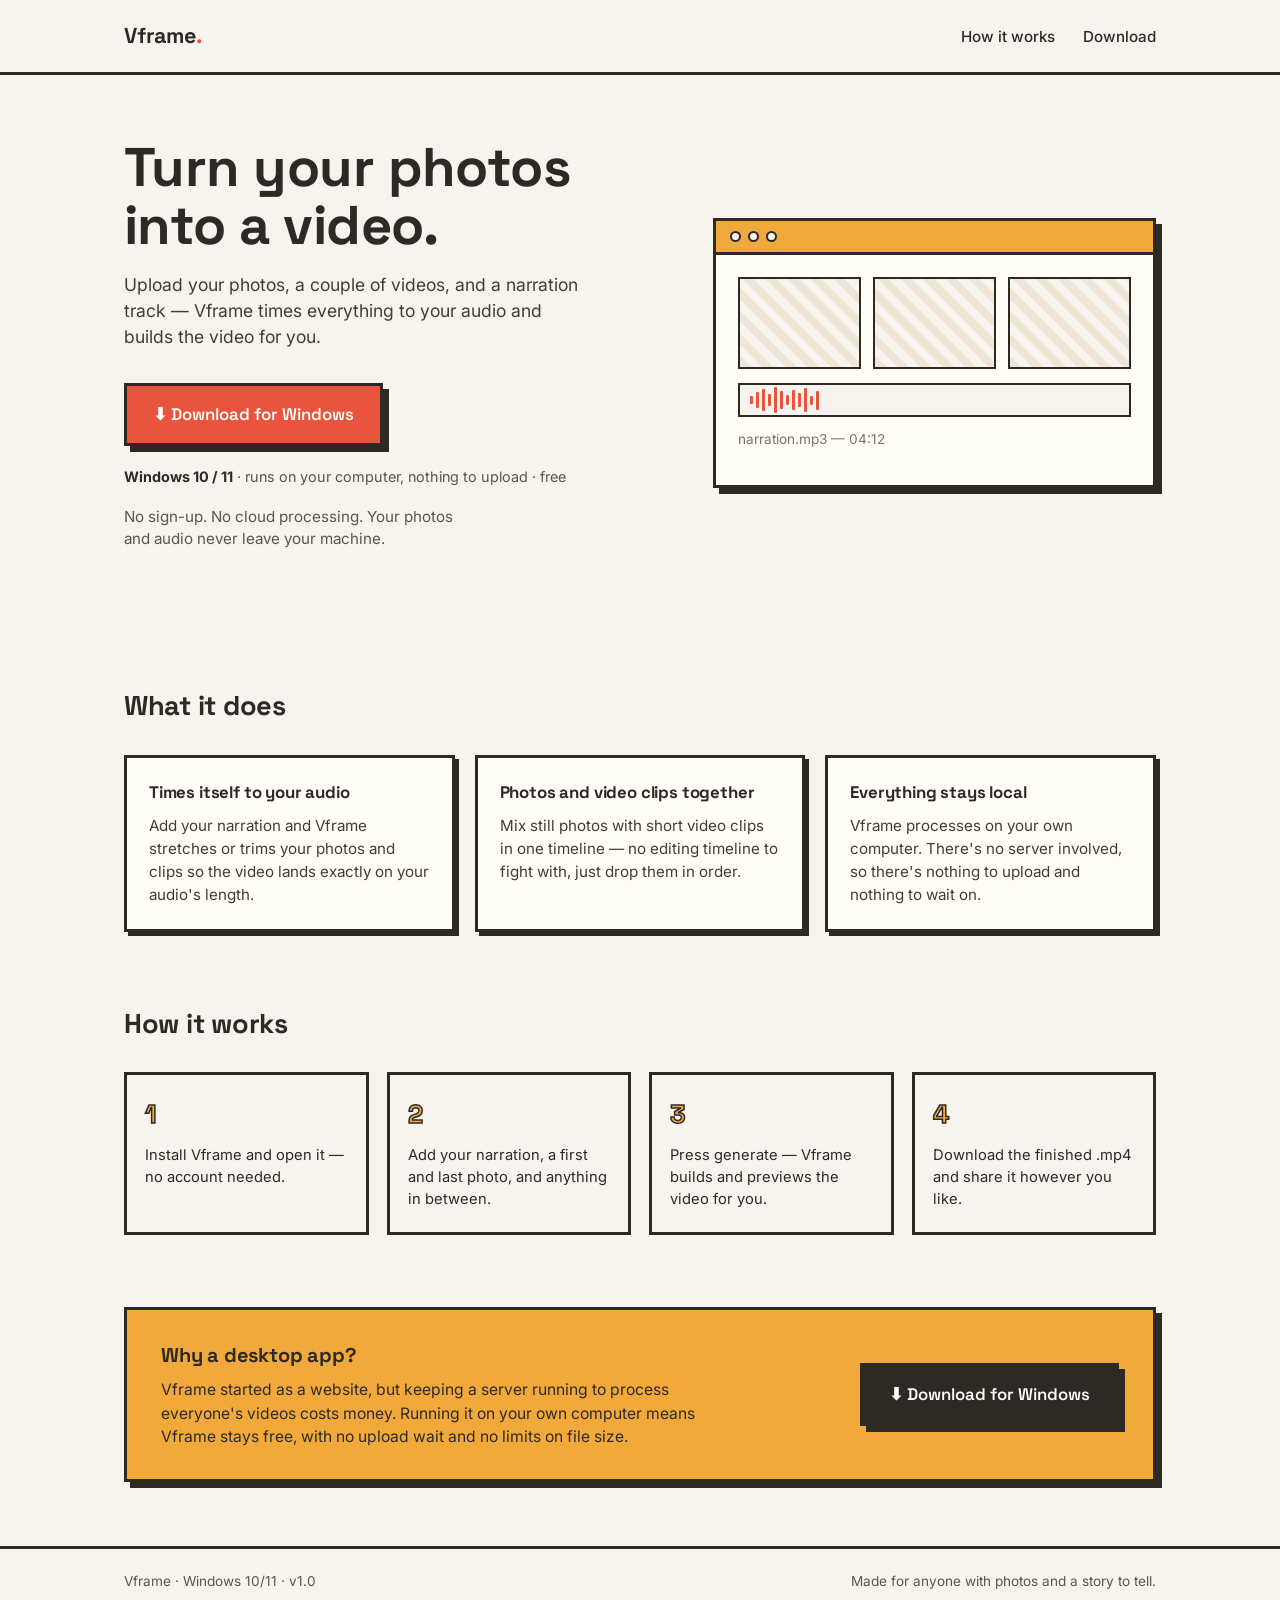
<file: index.html>
<!DOCTYPE html>
<html lang="en">
<head>
<meta charset="UTF-8">
<meta name="viewport" content="width=device-width, initial-scale=1.0">
<title>Vframe — turn photos into a video</title>
<link rel="preconnect" href="https://fonts.googleapis.com">
<link rel="preconnect" href="https://fonts.gstatic.com" crossorigin>
<link href="https://fonts.googleapis.com/css2?family=Space+Grotesk:wght@500;600;700&family=Inter:wght@400;500;600&display=swap" rel="stylesheet">
<link rel="stylesheet" href="style.css">
</head>
<body>

<header class="topbar">
  <div class="wrap">
    <div class="wordmark">Vframe<span>.</span></div>
    <nav>
      <a href="#how">How it works</a>
    
      <a href="#download">Download</a>
    </nav>
  </div>
</header>

<section class="hero">
  <div class="wrap hero-grid has-mock">
    <div>
      <h1 class="headline">Turn your photos into a video.</h1>
      <p class="sub">Upload your photos, a couple of videos, and a narration track — Vframe times everything to your audio and builds the video for you.</p>
      <div class="cta-row">
        <a class="btn-download" href="#" id="download-link" download>
          ⬇ Download for Windows
        </a>
      </div>
      <p class="meta-line"><strong>Windows 10 / 11</strong> · runs on your computer, nothing to upload · free</p>
      <p class="eyebrow-note">No sign-up. No cloud processing. Your photos and audio never leave your machine.</p>
    </div>

    <div class="mock" aria-hidden="true">
      <div class="mock-bar">
        <span class="mock-dot"></span><span class="mock-dot"></span><span class="mock-dot"></span>
      </div>
      <div class="mock-body">
        <div class="mock-row">
          <div class="mock-photo"></div>
          <div class="mock-photo"></div>
          <div class="mock-photo"></div>
        </div>
        <div class="mock-track">
          <span style="height:8px"></span><span style="height:16px"></span><span style="height:22px"></span>
          <span style="height:12px"></span><span style="height:26px"></span><span style="height:18px"></span>
          <span style="height:10px"></span><span style="height:20px"></span><span style="height:14px"></span>
          <span style="height:24px"></span><span style="height:9px"></span><span style="height:19px"></span>
        </div>
        <p class="mock-caption">narration.mp3 — 04:12</p>
      </div>
    </div>
  </div>
</section>

<section class="features">
  <div class="wrap">
    <h2>What it does</h2>
    <div class="feat-grid">
      <div class="feat-card">
        <h3>Times itself to your audio</h3>
        <p>Add your narration and Vframe stretches or trims your photos and clips so the video lands exactly on your audio's length.</p>
      </div>
      <div class="feat-card">
        <h3>Photos and video clips together</h3>
        <p>Mix still photos with short video clips in one timeline — no editing timeline to fight with, just drop them in order.</p>
      </div>
      <div class="feat-card">
        <h3>Everything stays local</h3>
        <p>Vframe processes on your own computer. There's no server involved, so there's nothing to upload and nothing to wait on.</p>
      </div>
    </div>
  </div>
</section>

<section class="how" id="how">
  <div class="wrap">
    <h2>How it works</h2>
    <div class="steps">
      <div class="step">
        <span class="step-num">1</span>
        <p>Install Vframe and open it — no account needed.</p>
      </div>
      <div class="step">
        <span class="step-num">2</span>
        <p>Add your narration, a first and last photo, and anything in between.</p>
      </div>
      <div class="step">
        <span class="step-num">3</span>
        <p>Press generate — Vframe builds and previews the video for you.</p>
      </div>
      <div class="step">
        <span class="step-num">4</span>
        <p>Download the finished .mp4 and share it however you like.</p>
      </div>
    </div>
  </div>
</section>

<section class="why" id="download">
  <div class="wrap">
    <div class="why-box">
      <div>
        <h3>Why a desktop app?</h3>
        <p>Vframe started as a website, but keeping a server running to process everyone's videos costs money. Running it on your own computer means Vframe stays free, with no upload wait and no limits on file size.</p>
      </div>
      <a class="btn-download" href="#" id="download-link-2" download>⬇ Download for Windows</a>
    </div>
  </div>
</section>

<footer>
  <div class="wrap">
    <p>Vframe · Windows 10/11 · v1.0</p>
    <p>Made for anyone with photos and a story to tell.</p>
  </div>
</footer>

<script src="script.js"></script>
</body>
</html>
</file>
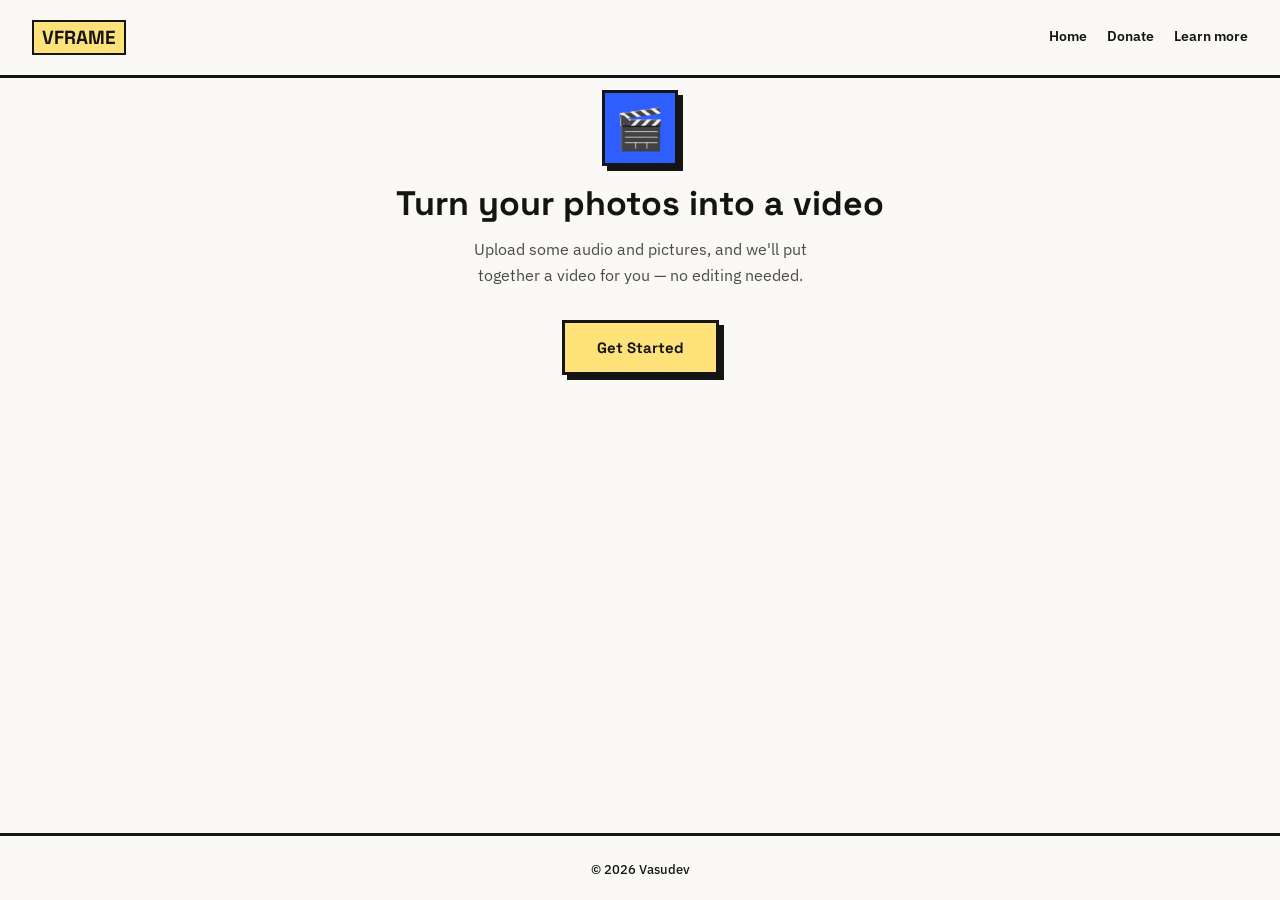
<file: frontend/index.html>
<!DOCTYPE html>
<html>
<head>
    <title>VFRAME</title>
    <link rel="stylesheet" href="style.css">
    <meta charset="UTF-8">
</head>
<body>

    <header class="topBar">
        <span class="siteName" href="/">VFRAME</span>
        <nav class="navLinks">
            <a href="/">Home</a>
            <a href="donate">Donate</a>
            <a href="Readme">Learn more</a>

        </nav>
    </header>

    <main class="welcome">
        <div class="heroIcon">🎬</div>
        <h1>Turn your photos into a video</h1>
        <p class="subtitle">Upload some audio and pictures, and we'll put together a video for you — no editing needed.</p>
        <a href="upload" id="getStartedButton">Get Started</a>
    </main>

    <footer class="bottomBar">
        <span>&copy; 2026 Vasudev</span>
    </footer>

    <script src="script.js"></script>
</body>
</html>
</file>
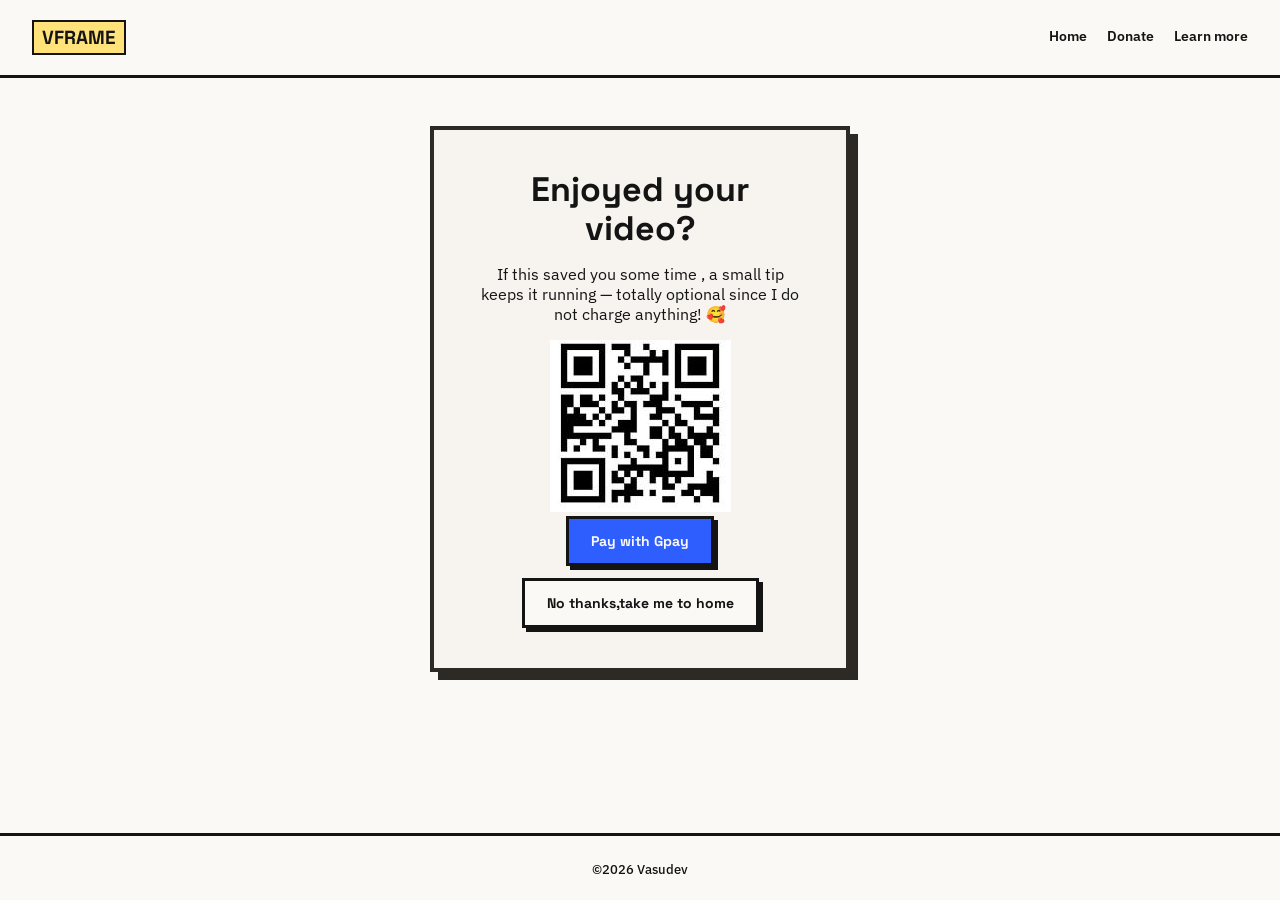
<file: frontend/donate.html>
<!DOCTYPE html>
<html>
<head>
    <title>Support This project</title>
    <link rel="stylesheet" href="style.css">
    <meta charset="UTF-8">
    <meta name="viewport" content="width=device-width,initial-scale=1.0">
</head>

<body>

    <header class="topBar">
        <span class="siteName">VFRAME</span>
        <nav class="navLinks">
            <a href="/">Home</a>
            <a href="donate">Donate</a>
            <a href="Readme">Learn more</a>
        </nav>
    </header>

    <main class="donate-page">
        <section class="donate-card">
            <h1>Enjoyed your video?</h1>
            <p>If this saved you some time , a small tip keeps it running &mdash; totally optional since I do not charge anything! 🥰</p>

            <div class="qr-box">
                <img src="assets/qr-image.jpeg" alt="Scan to pay via GPay" class="qr-image">
            </div>

            <div class="actions">
                <a class="btn btn--primary" href="upi://pay?pa=UPI_ID&pn=Name&cu=INR">Pay with Gpay</a>
                <a class="btn btn--secondary" href="/">No thanks,take me to home</a>
            </div>
        </section>
    </main>

    <footer class="bottomBar">
        <span>&copy;2026 Vasudev</span>
    </footer>
</body>
</html>
</file>
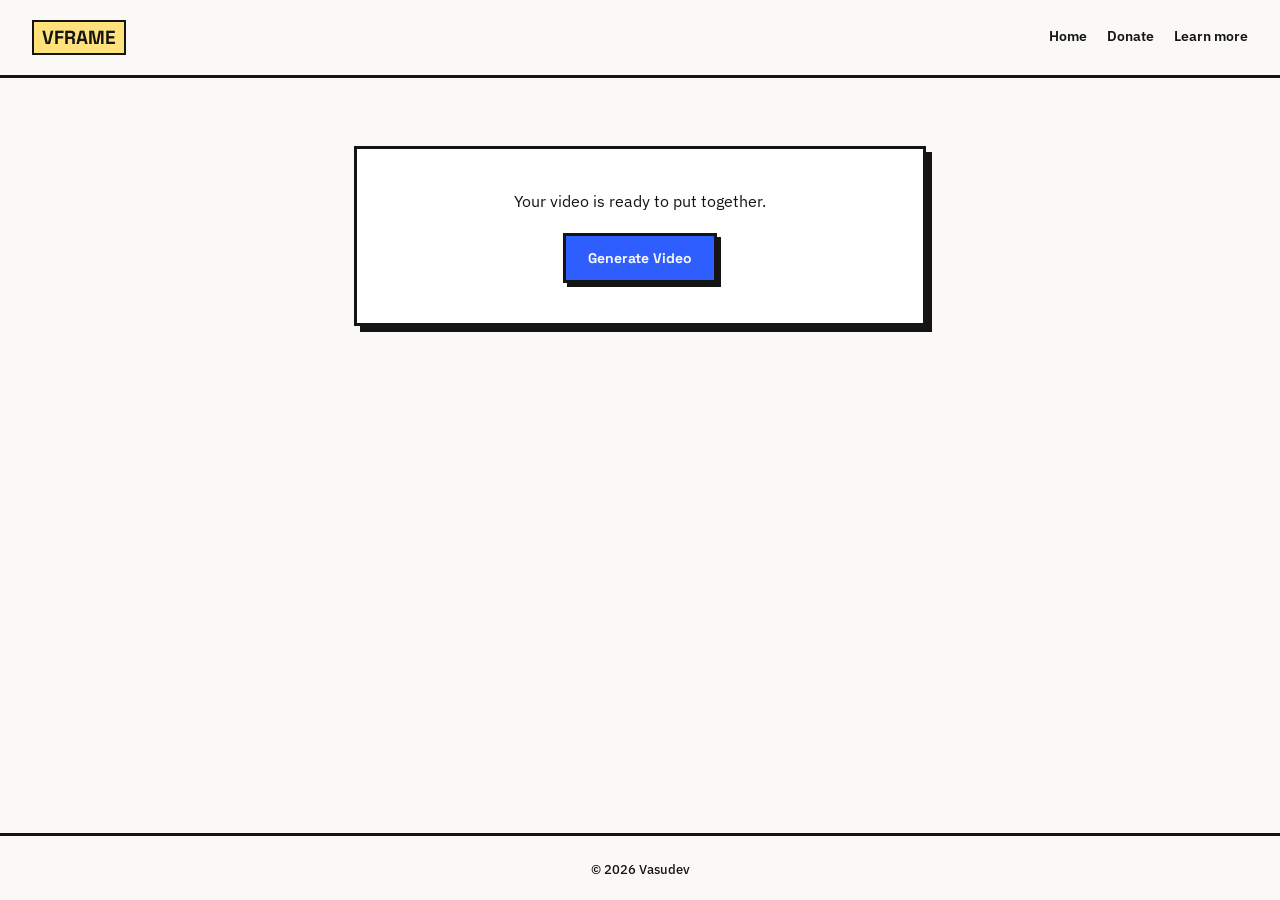
<file: frontend/generate.html>
<!DOCTYPE html>
<html>
<head>
    <title>Generate Your Video</title>
    <link rel="stylesheet" href="style.css">
    <meta charset="UTF-8">
    <meta name="viewport" content="width=device-width,initial-scale=1.0">
</head>

<body>

    <header class="topBar">
        <span class="siteName">VFRAME</span>
        <nav class="navLinks">
            <a href="/">Home</a>
            <a href="donate">Donate</a>
            <a href="Readme">Learn more</a>
        </nav>
    </header>

    <main class="generate-page">
        <section class="status-panel">

            <div class="state state--ready">
                <p>Your video is ready to put together.</p>
                <button class="btn btn--primary" id="generate-btn">Generate Video</button>
            </div>

            <div class="state state--working" hidden>
                <p>Putting your video together &mdash; this can take a minute&hellip;</p>
                <div class="spinner" aria-hidden="true"></div>
            </div>

            <div class="state state--done" hidden>
                <video
                    class="previw-player"
                    controls
                    preload="metadata"
                    playsinline
                ></video>
                <div class="actions">
                    <a class="btn btn--primary" id="download-link">Download video</a>
                    <a class="btn btn--secondary" href="upload">Make another</a>
                </div>
            </div>

            <div class="state state--error" hidden>
                <p class="error-message"></p>
                <button class="btn btn--secondary" id="retry-btn">Try again</button>
            </div>
        </section>
    </main>

    <footer class="bottomBar">
        <span>&copy; 2026 Vasudev</span>
    </footer>

    <script src="script.js"></script>
</body>
</html>
</file>
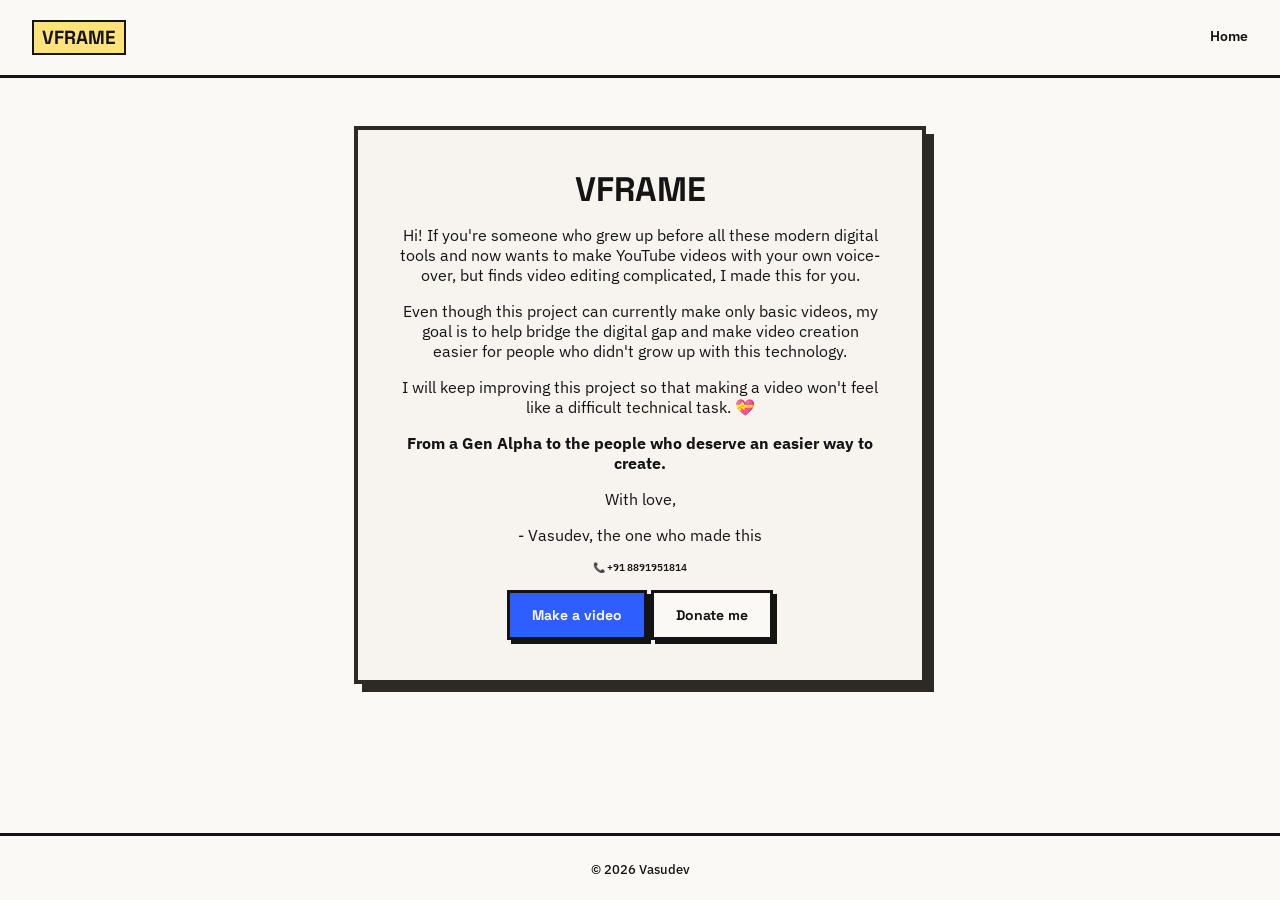
<file: frontend/Readme.html>
<!DOCTYPE html>

<html lang="en">
<head>
    <meta charset="UTF-8">
    <meta name="viewport" content="width=device-width, initial-scale=1.0">


<title>Developer Says</title>

<link rel="stylesheet" href="style.css">


</head>

<body>


<header class="topBar">
    <span class="siteName">VFRAME</span>

    <nav class="navLinks">
        <a href="/">Home</a>
    </nav>
</header>

<main class="donate-page">
    <section class="love-card">

        <h1>VFRAME</h1>

        <p>
            Hi! If you're someone who grew up before all these modern
            digital tools and now wants to make YouTube videos with
            your own voice-over, but finds video editing complicated,
            I made this for you.
        </p>

        <p>
            Even though this project can currently make only basic
            videos, my goal is to help bridge the digital gap and make
            video creation easier for people who didn't grow up with
            this technology.
        </p>

        <p>
            I will keep improving this project so that making a video
            won't feel like a difficult technical task. 💝
        </p>

        <b>From a Gen Alpha to the people who deserve an easier way to create.</b>

        <p>With love,</p>

        <p>- Vasudev, the one who made this</p>
        <span class="phone-tag">📞 +91 8891951814</span>

        <a href="/" class="btn btn--primary">Make a video</a>

        <a href="donate" class="btn btn--secondary">Donate me</a>

    </section>
</main>

<footer class="bottomBar">
    <span>&copy; 2026 Vasudev</span>
</footer>

</body>
</html>
</file>
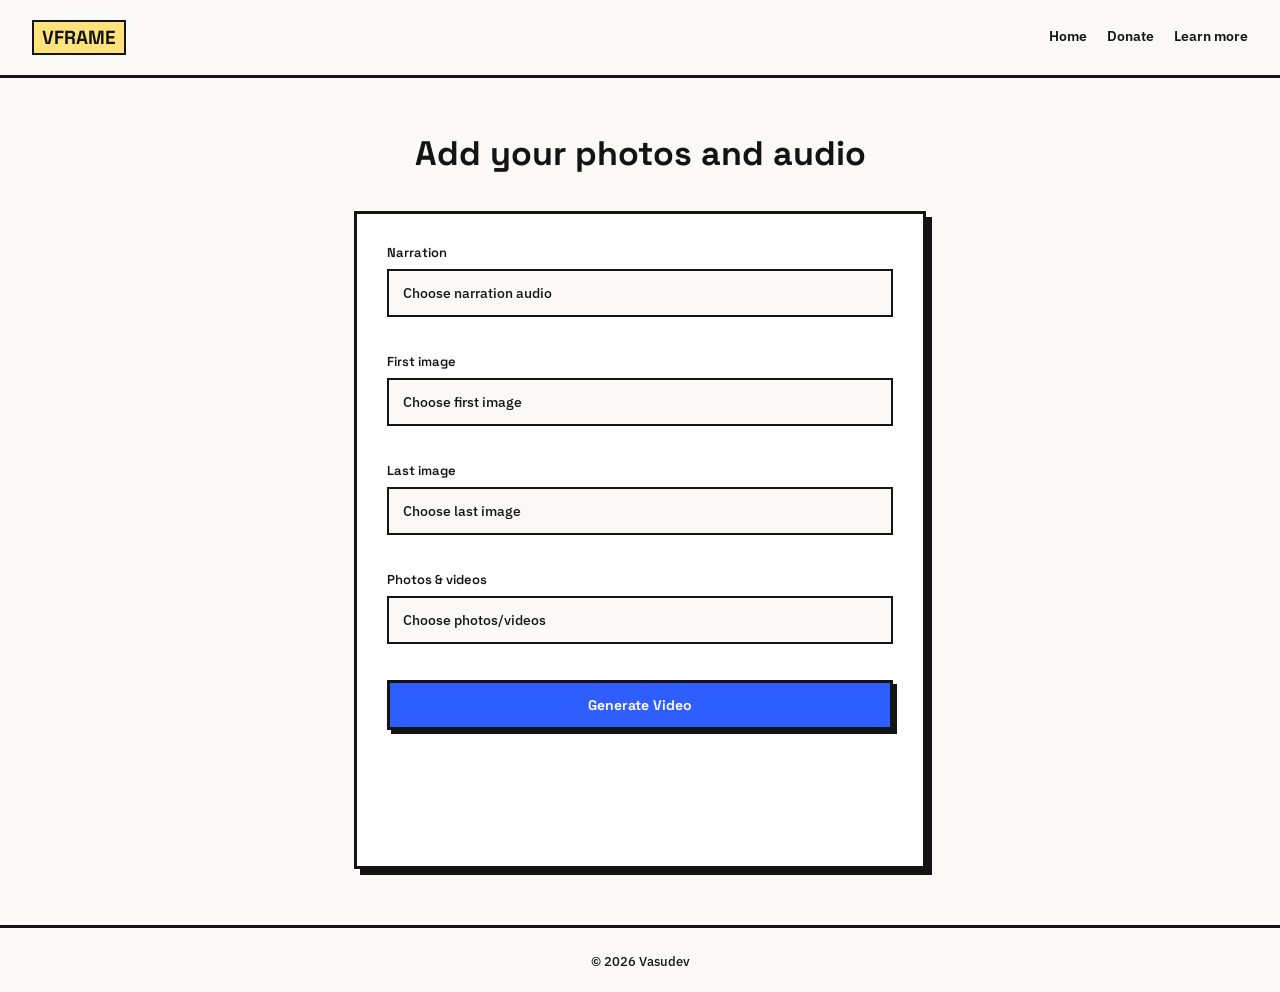
<file: frontend/upload.html>
<!DOCTYPE html>
<html lang="en">
<head>
    <meta charset="UTF-8">
    <meta name="viewport" content="width=device-width, initial-scale=1.0">
    <title>VFRAME</title>
    <link rel="stylesheet" href="style.css">
</head>
<body>

    <header class="topBar">
        <span class="siteName">VFRAME</span>
        <nav class="navLinks">
            <a href="/">Home</a>
            <a href="donate">Donate</a>
            <a href="Readme">Learn more</a>
        </nav>
    </header>

    <main class="upload-page">
        <h1>Add your photos and audio</h1>

        <div class="uploads">
            <div class="fileGroup">
                <span>Narration</span>
                <label for="audioInput" class="fileLabel">Choose narration audio</label>
                <input type="file" id="audioInput" accept="audio/*">
                <span class="selectedFile" id="audioName"></span>
            </div>

            <div class="fileGroup">
                <span>First image</span>
                <label for="firstImage" class="fileLabel">Choose first image</label>
                <input type="file" id="firstImage" accept="image/*">
                <span class="selectedFile" id="firstImageName"></span>
            </div>

            <div class="fileGroup">
                <span>Last image</span>
                <label for="lastImage" class="fileLabel">Choose last image</label>
                <input type="file" id="lastImage" accept="image/*">
                <span class="selectedFile" id="lastImageName"></span>
            </div>

            <div class="fileGroup">
                <span>Photos &amp; videos</span>
                <label for="middleFiles" class="fileLabel">Choose photos/videos</label>
                <input type="file" id="middleFiles" accept="video/*,image/*" multiple>
                <span class="selectedFile" id="middleFilesName"></span>
            </div>
            <button id="generateButton" class="btn btn--primary">Generate Video</button>
            <p id="status"></p>
            <div id="download">
                <a id="downloadButton" href="generate" class="btn btn--primary" style="display: none;">Download</a>
        </div>
    </main>

    <footer class="bottomBar">
        <span>&copy; 2026 Vasudev</span>
    </footer>

    <script src="script.js"></script>
</body>
</html>
</file>
<file: style.css>
:root{
  --cream:#f7f4ef;
  --ink:#2d2a26;
  --amber:#f2a93b;
  --coral:#e8543e;
  --line:#2d2a26;
  --card:#fffdf8;
  --shadow: 6px 6px 0 var(--line);
  --shadow-sm: 4px 4px 0 var(--line);
}
*{box-sizing:border-box;}
html{scroll-behavior:smooth;}
body{
  margin:0;
  background:var(--cream);
  color:var(--ink);
  font-family:'Inter', sans-serif;
  line-height:1.5;
}
h1,h2,h3,.wordmark{
  font-family:'Space Grotesk', sans-serif;
  font-weight:700;
  letter-spacing:-0.01em;
  margin:0;
}
a{color:inherit;}
a:focus-visible,
button:focus-visible{
  outline:3px solid var(--ink);
  outline-offset:3px;
}
.wrap{max-width:1080px;margin:0 auto;padding:0 24px;}

/* header */
.topbar{
  border-bottom:3px solid var(--line);
  background:var(--cream);
}
.topbar .wrap{
  display:flex;align-items:center;justify-content:space-between;
  padding-top:20px;padding-bottom:20px;
}
.wordmark{font-size:1.35rem;}
.wordmark span{color:var(--coral);}
.topbar nav a{
  position:relative;
  font-size:0.95rem;text-decoration:none;font-weight:500;
  margin-left:24px;
  padding-bottom:3px;
}
.topbar nav a::after{
  content:"";
  position:absolute;
  left:0;right:100%;
  bottom:0;
  height:2px;
  background:var(--coral);
  transition:right .18s ease;
}
.topbar nav a:hover{color:var(--coral);}
.topbar nav a:hover::after{right:0;}

/* hero */
.hero{padding:64px 0 80px;}
.hero-grid{
  display:grid;
  grid-template-columns:1fr;
  gap:48px;
  align-items:center;
}
.hero-grid.has-mock{
  grid-template-columns:1.1fr 0.9fr;
}
.hero-grid > div{max-width:640px;}
h1.headline{
  font-size:clamp(2.4rem, 5vw, 3.4rem);
  line-height:1.05;
}
.sub{
  font-size:1.1rem;
  max-width:42ch;
  margin-top:18px;
  color:#413d36;
}
.cta-row{
  margin-top:32px;
  display:flex;
  flex-wrap:wrap;
  align-items:center;
  gap:16px;
}
.meta-line{
  font-size:0.9rem;
  color:#5a564e;
  margin-top:20px;
}
.meta-line strong{color:var(--ink);}
.eyebrow-note{
  font-size:0.95rem;
  color:#5a564e;
  max-width:34ch;
  margin-top:18px;
}

@media (max-width:820px){
  .hero-grid > div{max-width:100%;}
  .hero-grid.has-mock{grid-template-columns:1fr;}
}

/* buttons (shared: hero download + donate actions) */
.btn,
.btn-download{
  display:inline-flex;
  align-items:center;
  justify-content:center;
  gap:10px;
  border:3px solid var(--line);
  padding:16px 26px;
  font-family:'Space Grotesk', sans-serif;
  font-weight:600;
  font-size:1.05rem;
  text-decoration:none;
  transition:transform .12s ease, box-shadow .12s ease;
}
.btn-download,
.btn--primary{
  background:var(--coral);
  color:#fffdf8;
  box-shadow:var(--shadow);
}
.btn-download:hover,
.btn--primary:hover{
  transform:translate(-2px,-2px);
  box-shadow:8px 8px 0 var(--line);
}
.btn-download:active,
.btn--primary:active{
  transform:translate(0,0);
  box-shadow:2px 2px 0 var(--line);
}
.btn--secondary{
  background:var(--cream);
  color:var(--ink);
  box-shadow:var(--shadow-sm);
}
.btn--secondary:hover{
  transform:translate(-2px,-2px);
  box-shadow:6px 6px 0 var(--line);
}
.btn--secondary:active{
  transform:translate(0,0);
  box-shadow:2px 2px 0 var(--line);
}

/* mock window illustration (optional, for a hero with a screenshot) */
.mock{
  border:3px solid var(--line);
  background:var(--card);
  box-shadow:var(--shadow);
  overflow:hidden;
}
.mock-bar{
  display:flex;
  gap:7px;
  align-items:center;
  padding:10px 14px;
  border-bottom:3px solid var(--line);
  background:var(--amber);
}
.mock-dot{width:11px;height:11px;border:2px solid var(--line);border-radius:50%;background:var(--cream);}
.mock-body{padding:22px;}
.mock-row{
  display:flex;
  gap:12px;
  margin-bottom:14px;
}
.mock-photo{
  flex:1;
  aspect-ratio:4/3;
  border:2.5px solid var(--line);
  background:repeating-linear-gradient(45deg, #efe6d5, #efe6d5 8px, #f7f4ef 8px, #f7f4ef 16px);
}
.mock-track{
  height:34px;
  border:2.5px solid var(--line);
  background:var(--cream);
  display:flex;
  align-items:center;
  padding:0 10px;
  gap:3px;
}
.mock-track span{
  width:3px;background:var(--coral);border-radius:1px;
}
.mock-caption{
  margin-top:12px;
  font-size:0.85rem;
  color:#7a7568;
}

/* features */
.features{padding:40px 0 64px;}
.features h2{font-size:1.7rem;margin-bottom:28px;}
.feat-grid{
  display:grid;
  grid-template-columns:repeat(3,1fr);
  gap:20px;
}
.feat-card{
  border:3px solid var(--line);
  background:var(--card);
  box-shadow:var(--shadow-sm);
  padding:22px;
}
.feat-card h3{font-size:1.05rem;margin-bottom:10px;}
.feat-card p{margin:0;font-size:0.95rem;color:#413d36;}

/* how it works */
.how{padding:8px 0 64px;}
.how h2{font-size:1.7rem;margin-bottom:28px;}
.steps{
  display:grid;
  grid-template-columns:repeat(4,1fr);
  gap:18px;
}
.step{
  border:3px solid var(--line);
  background:var(--cream);
  padding:20px 18px 22px;
}
.step-num{
  font-family:'Space Grotesk',sans-serif;
  font-weight:700;
  font-size:1.6rem;
  color:var(--amber);
  -webkit-text-stroke:1.5px var(--line);
}
.step p{margin:10px 0 0;font-size:0.92rem;}

/* why desktop */
.why{padding:8px 0 64px;}
.why-box{
  border:3px solid var(--line);
  background:var(--amber);
  box-shadow:var(--shadow);
  padding:30px 34px;
  display:grid;
  grid-template-columns:1fr auto;
  gap:24px;
  align-items:center;
}
.why-box h3{font-size:1.25rem;margin-bottom:8px;}
.why-box p{margin:0;max-width:56ch;font-size:0.98rem;}
.why-box .btn-download{background:var(--ink);}
.why-box .btn-download:hover{box-shadow:8px 8px 0 var(--ink);}

@media (max-width:820px){
  .feat-grid{grid-template-columns:1fr;}
  .steps{grid-template-columns:1fr 1fr;}
  .why-box{grid-template-columns:1fr;text-align:left;}
}

/* donate page */
.donate-page{
  padding:64px 0 80px;
  display:flex;
  justify-content:center;
}
.donate-card{
  width:100%;
  max-width:480px;
  background:var(--card);
  border:3px solid var(--line);
  box-shadow:var(--shadow);
  padding:36px 32px;
  text-align:center;
}
.donate-card h1{
  font-size:1.8rem;
  line-height:1.15;
}
.donate-card p{
  font-size:1rem;
  color:#413d36;
  margin-top:14px;
}
.qr-box{
  margin:26px auto 0;
  border:3px solid var(--line);
  padding:14px;
  width:fit-content;
  background:var(--cream);
  transform:rotate(-0.5deg);
}
.qr-image{
  display:block;
  width:200px;
  height:200px;
  max-width:100%;
  object-fit:cover;
}
.actions{
  margin-top:28px;
  display:flex;
  flex-direction:column;
  gap:12px;
}

@media (max-width:520px){
  .donate-card{padding:28px 22px;}
}

/* footer(s) */
footer,
.bottombar{
  border-top:3px solid var(--line);
  padding:22px 0;
}
footer .wrap{
  display:flex;justify-content:space-between;align-items:center;flex-wrap:wrap;gap:10px;
}
footer p{margin:0;font-size:0.85rem;color:#5a564e;}
.bottombar .wrap{
  text-align:center;
  font-size:0.85rem;
  color:#5a564e;
}

@media (prefers-reduced-motion: reduce){
  *{transition-duration:0.01ms !important;}
  html{scroll-behavior:auto;}
}
</file>
<file: frontend/style.css>
@import url('https://fonts.googleapis.com/css2?family=Space+Grotesk:wght@500;600;700&family=IBM+Plex+Sans:wght@400;500;600&display=swap');

* {
    box-sizing: border-box;
    user-select: none;
    
}

body {
    background-color: #faf9f5;
    font-family: 'IBM Plex Sans', -apple-system, BlinkMacSystemFont, sans-serif;
    color: #141414;
    margin: 0;
    display: flex;
    flex-direction: column;
    align-items: center;
    min-height: 100vh;
    height: 100%;
    max-height: 100vh;
    overflow: hidden;
    
}



.topBar {
    width: 100%;
    padding: 20px 32px;
    background-color: #faf9f5;
    border-bottom: 3px solid #141414;
    display: flex;
    justify-content: space-between;
    align-items: center;
    position: sticky;
    top: 0;
    flex-wrap: wrap;
    gap: 8px;
    z-index: 10;
}

.siteName {
    font-family: 'Space Grotesk', sans-serif;
    font-size: 19px;
    font-weight: 700;
    color: #141414;
    background-color: #ffe27a;
    padding: 3px 8px;
    border: 2px solid #141414;
}

.navLinks {
    display: flex;
    gap: 20px;
}

.navLinks a {
    color: #141414;
    text-decoration: none;
    font-size: 14px;
    font-weight: 600;
    padding-bottom: 2px;
    border-bottom: 2px solid transparent;
    transition: border-color 0.15s, color 0.15s;
}

.navLinks a:hover,
.navLinks a:focus-visible {
    border-color: #2f5eff;
    color: #2f5eff;
}


.bottomBar {
    width: 100%;
    padding: 22px;
    margin-top: auto;
    border-top: 3px solid #141414;
    text-align: center;
}

.bottomBar span {
    font-size: 13px;
    font-weight: 500;
    color: #141414;
}


main {
    width: 100%;
    max-width: 620px;
    padding: 56px 24px;
    display: flex;
    flex-direction: column;
    align-items: center;
}

h1 {
    font-family: 'Space Grotesk', sans-serif;
    font-size: 34px;
    font-weight: 700;
    color: #141414;
    margin: 0 0 14px 0;
    text-align: center;
    line-height: 1.15;
}

.subtitle {
    color: #4a4a46;
    font-size: 16px;
    margin: 0 0 32px 0;
    text-align: center;
    max-width: 360px;
    line-height: 1.6;
}


.welcome {
    display: flex;
    flex-direction: column;
    align-items: center;
    text-align: center;
    padding-top: 12px;
}

.heroIcon {
    font-size: 40px;
    margin-bottom: 18px;
    width: 76px;
    height: 76px;
    display: flex;
    align-items: center;
    justify-content: center;
    background-color: #2f5eff;
    border: 3px solid #141414;
    box-shadow: 5px 5px 0 #141414;
}

#getStartedButton {
    background-color: #ffe27a;
    border: 3px solid #141414;
    border-radius: 0;
    text-decoration: none;
    color: #141414;
    font-family: 'Space Grotesk', sans-serif;
    font-weight: 700;
    font-size: 15px;
    padding: 15px 32px;
    box-shadow: 5px 5px 0 #141414;
    transition: transform 0.1s, box-shadow 0.1s;
}

#getStartedButton:hover,
#getStartedButton:focus-visible {
    transform: translate(2px, 2px);
    box-shadow: 3px 3px 0 #141414;
}


.btn {
    display: inline-block;
    padding: 13px 22px;
    border: 3px solid #141414;
    border-radius: 0;
    font-family: 'Space Grotesk', sans-serif;
    font-size: 14px;
    font-weight: 700;
    cursor: pointer;
    text-decoration: none;
    text-align: center;
    box-shadow: 4px 4px 0 #141414;
    transition: transform 0.1s, box-shadow 0.1s;
}

.btn:hover,
.btn:focus-visible {
    transform: translate(2px, 2px);
    box-shadow: 2px 2px 0 #141414;
}

.btn--primary {
    background-color: #2f5eff;
    color: #faf9f5;
}

.btn--secondary {
    background-color: #faf9f5;
    color: #141414;
}


.upload-page {
    align-items: stretch;
}

.uploads {
    display: flex;
    flex-direction: column;
    gap: 20px;
    background-color: #ffffff;
    padding: 30px;
    border: 3px solid #141414;
    box-shadow: 6px 6px 0 #141414;
    width: 100%;
    margin-top: 24px;
    max-height: 80vh;
}

.fileGroup {
    display: flex;
    flex-direction: column;
    gap: 8px;
}

.fileGroup > span {
    font-family: 'Space Grotesk', sans-serif;
    font-size: 13px;
    font-weight: 600;
    color: #141414;
}

input[type="file"] {
    display: none;
}

.fileLabel {
    padding: 13px 14px;
    background-color: #faf9f5;
    border: 2px solid #141414;
    border-radius: 0;
    cursor: pointer;
    display: inline-block;
    font-size: 14px;
    font-weight: 500;
    color: #141414;
    transition: background-color 0.15s;
}

.fileLabel:hover,
.fileLabel:focus-visible {
    background-color: #ffe27a;
}

#status {
    color: #4a4a46;
    font-size: 14px;
    margin-top: 18px;
    text-align: center;
    min-height: 20px;
}

.upload-page > .btn {
    margin-top: 26px;
    align-self: center;
}

#download {
    margin-top: 14px;
    display: flex;
    justify-content: center;
}

/* ---------- Generate page ---------- */

.generate-page {
    align-items: stretch;
}

.status-panel {
    background-color: #ffffff;
    border: 3px solid #141414;
    box-shadow: 6px 6px 0 #141414;
    padding: 40px 32px;
    display: flex;
    justify-content: center;
    margin-top: 12px;
}

.state {
    display: flex;
    flex-direction: column;
    align-items: center;
    text-align: center;
    gap: 18px;
    width: 100%;
}

.state p {
    font-size: 16px;
    color: #141414;
    margin: 0;
    line-height: 1.6;
    max-width: 340px;
}

.spinner {
    width: 42px;
    height: 42px;
    border: 4px solid #141414;
    border-top-color: #2f5eff;
    animation: spin 0.8s linear infinite;
}

@keyframes spin {
    to { transform: rotate(360deg); }
}

.previw-player {
    width: 100%;
    max-width: 460px;
    border: 3px solid #141414;
    background-color: #141414;
}

.actions {
    display: flex;
    gap: 12px;
    flex-wrap: wrap;
    justify-content: center;
}

.error-message {
    color: #ff4b3e;
    font-weight: 600;
    padding: 8px 12px;
    border: 2px solid #ff4b3e;
}

/* ---------- Accessibility ---------- */

a:focus-visible,
button:focus-visible,
.fileLabel:focus-visible {
    outline: 3px solid #2f5eff;
    outline-offset: 2px;
}

@media (prefers-reduced-motion: reduce) {
    .spinner {
        animation: none;
    }
    #getStartedButton,
    .btn {
        transition: none;
    }
}

/* ---------- Responsive ---------- */

@media (max-width: 600px) {
    main {
        padding: 40px 16px;
    }

    .topBar {
        padding: 16px 20px;
    }

    h1 {
        font-size: 27px;
    }

    .subtitle {
        font-size: 15px;
        max-width: 100%;
    }

    .uploads,
    .status-panel {
        padding: 22px;
    }

    .btn,
    #getStartedButton {
        width: 100%;
    }

    .actions {
        flex-direction: column;
        width: 100%;
    }
}

@media (max-width: 360px) {
    .siteName {
        font-size: 16px;
    }

    h1 {
        font-size: 23px;
    }
}


[hidden] {
    display: none !important;
}

.donate-page {
    display: flex;
    justify-content: center;
    padding: 3rem 1.5rem;
}

.donate-card {
    background-color: #f7f4ef;
    border: 4px solid #2d2a26;
    box-shadow: 8px 8px 0 #2d2a26;
    padding: 2.5rem;
    max-width: 420px;
    text-align: center;
}

.selectedFile {
    display: block;
    margin-top: 8px;
    font-size: 14px;
    opacity: 0.7;
    overflow: hidden;
    text-overflow: ellipsis;
    white-space: nowrap;
}

.love-card {
    background-color: #f7f4ef;
    border: 4px solid #2d2a26;
    box-shadow: 8px 8px 0 #2d2a26;
    padding: 2.5rem;
    max-width: 720px;
    text-align: center;
}

.phone-tag {
    display: block;
    font-size: 10px;
    font-weight: 600;
    margin-bottom: 16px;
}
</file>
